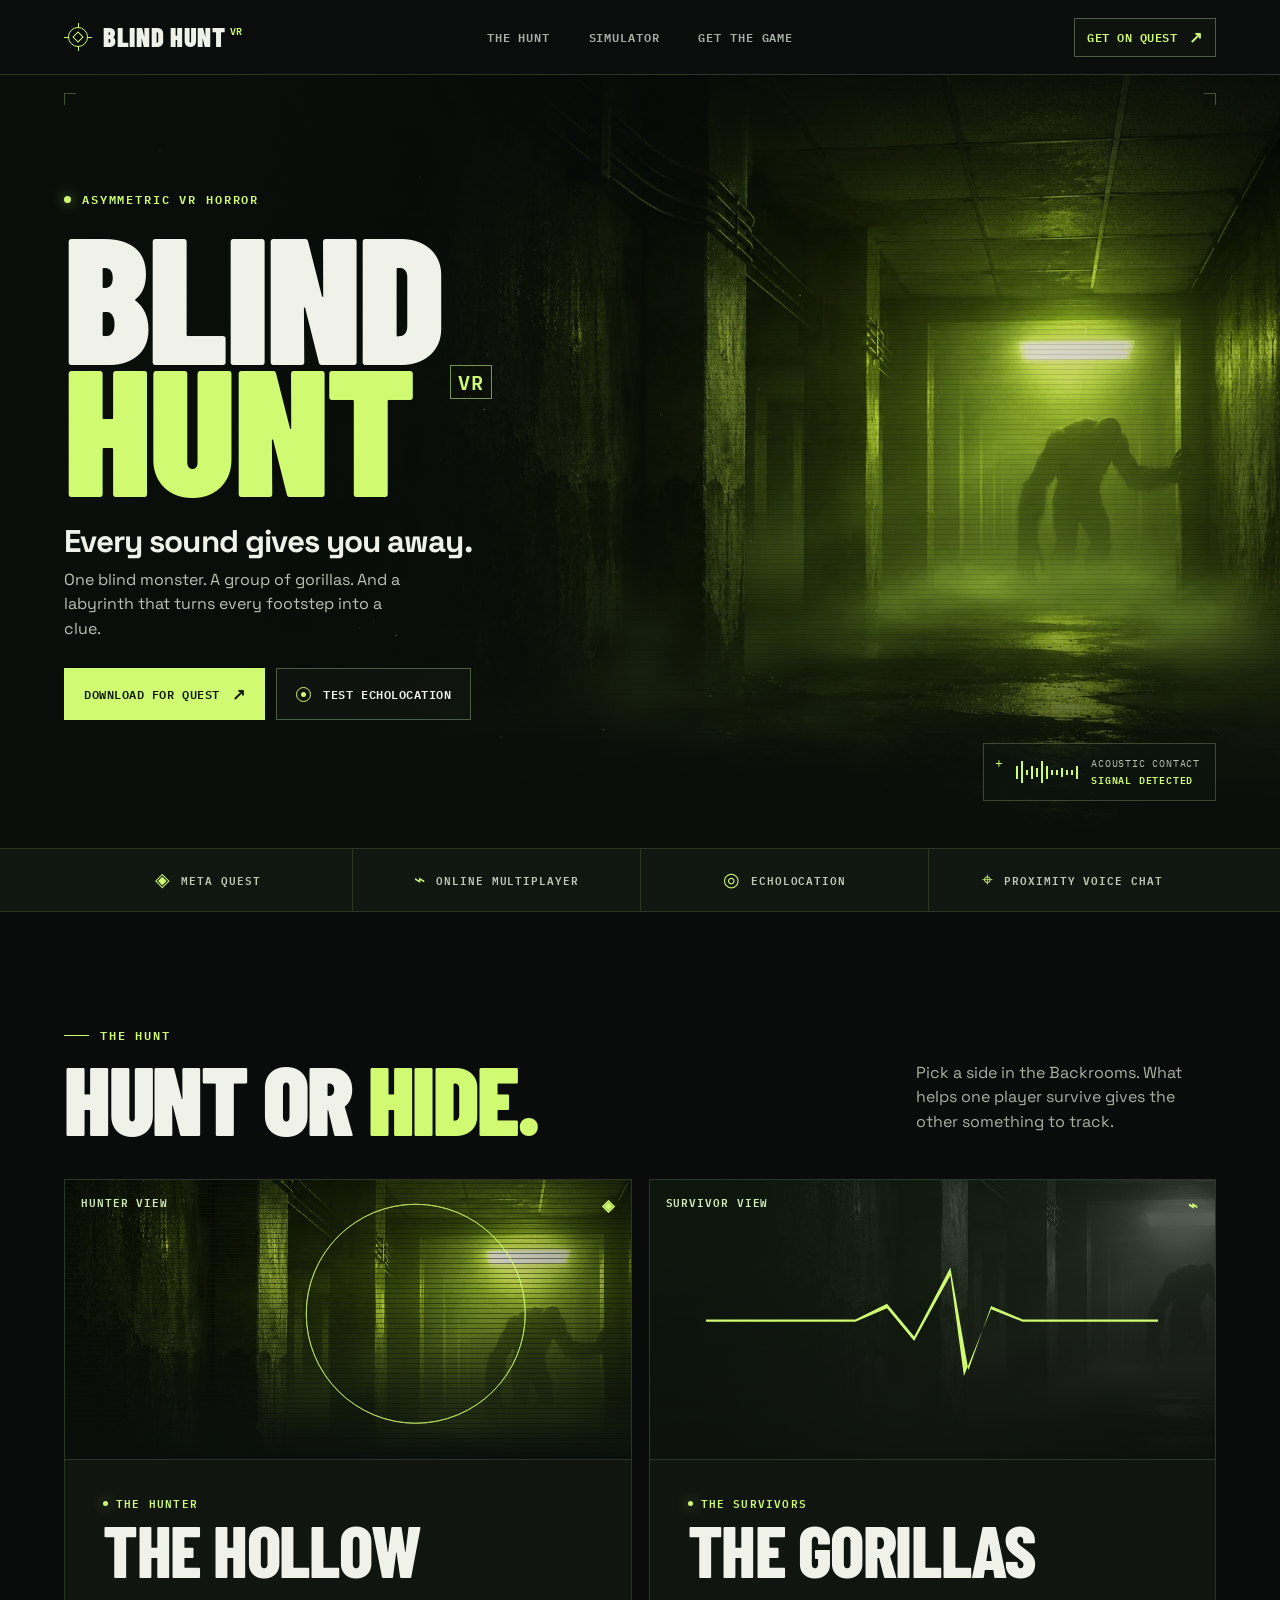
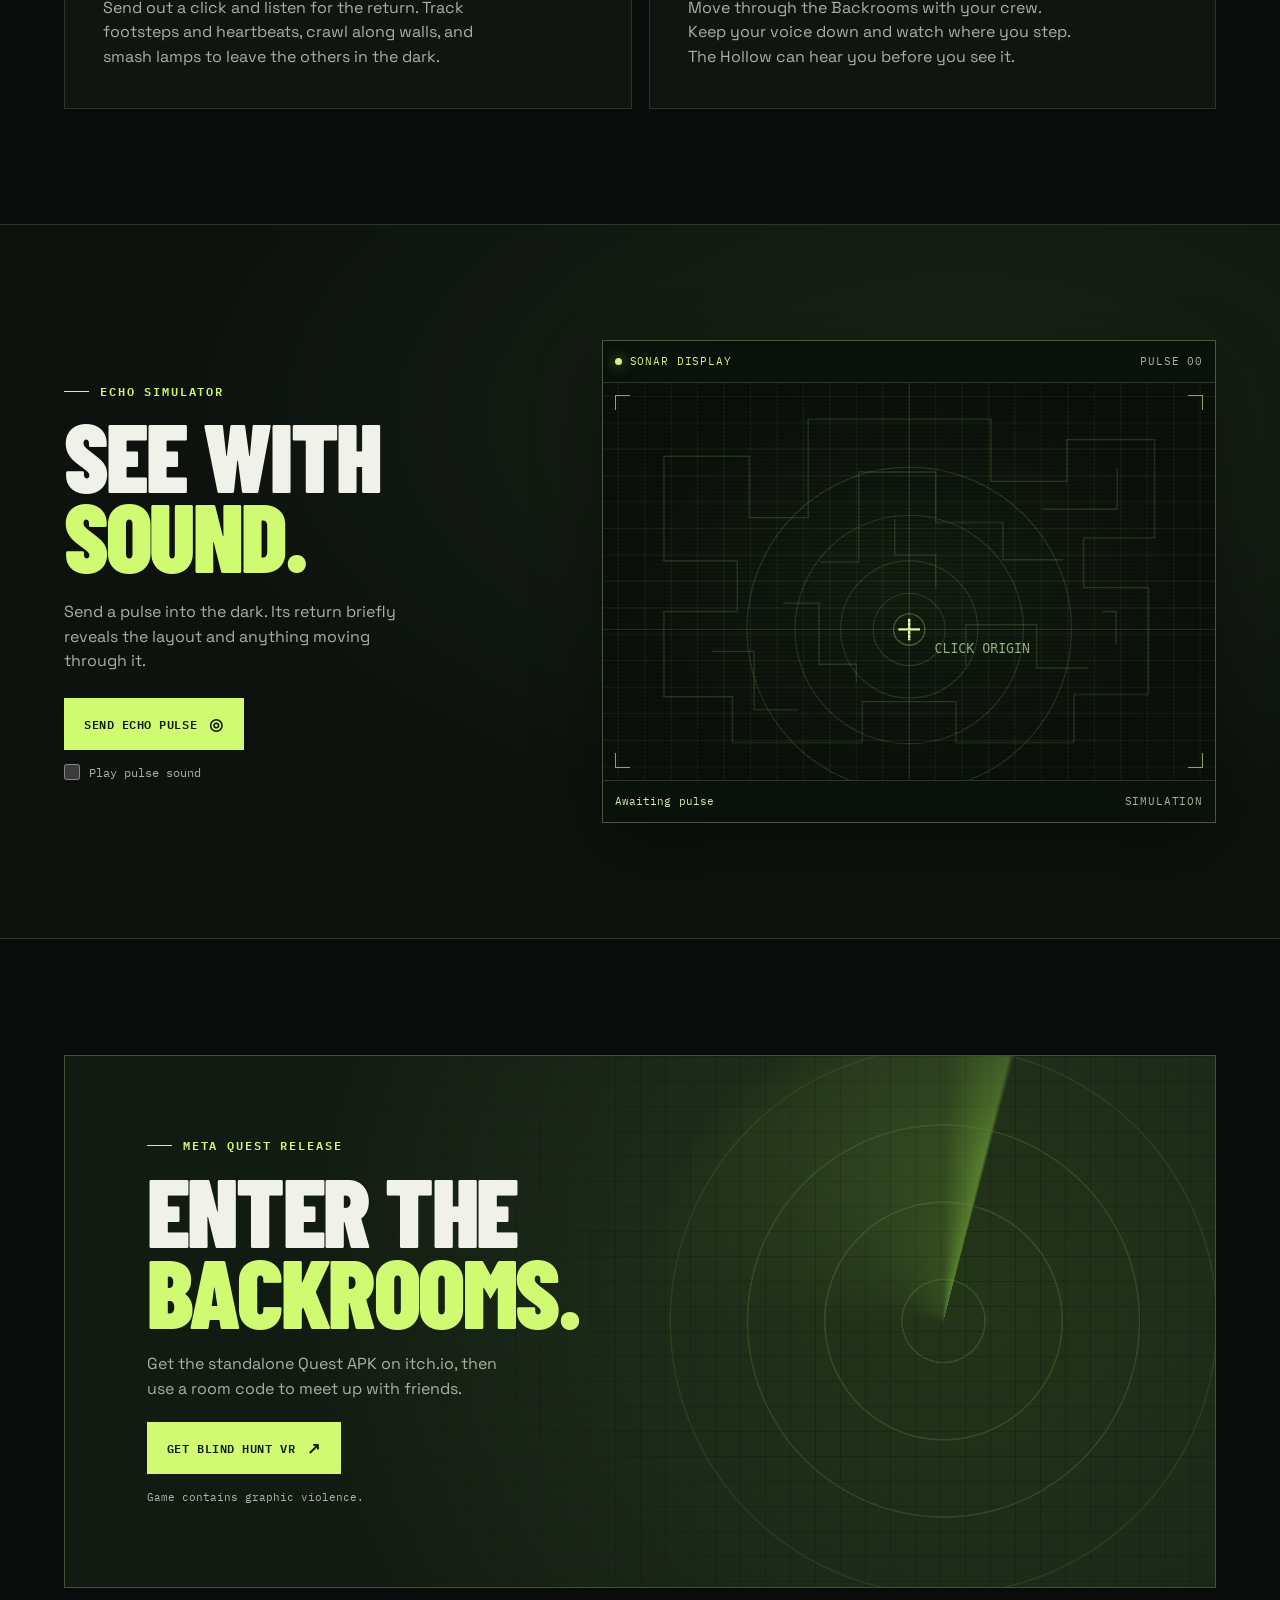
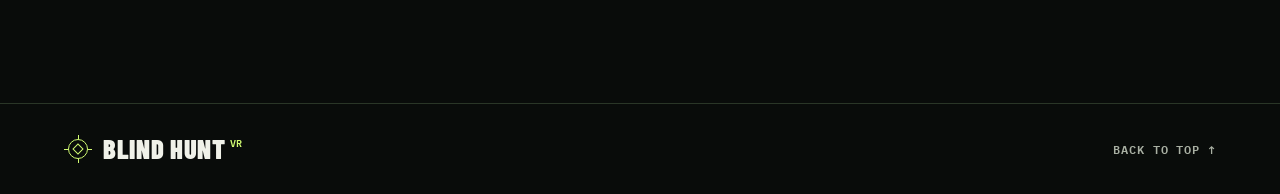
<file: public/index.html>
<!doctype html>
<html lang="en">
<head>
  <meta charset="utf-8">
  <meta name="viewport" content="width=device-width, initial-scale=1">
  <meta name="theme-color" content="#090c0a">
  <meta name="description" content="Blind Hunt VR is an asymmetrical multiplayer horror game for Meta Quest. Hunt by echolocation or stay quiet and survive the Backrooms.">
  <meta property="og:title" content="Blind Hunt VR | Every sound gives you away">
  <meta property="og:description" content="Play a blind monster that sees through sound, or make it out of the Backrooms as a gorilla.">
  <meta property="og:type" content="website">
  <title>Blind Hunt VR — Every sound gives you away</title>
  <link rel="icon" type="image/png" href="assets/icon.png">
  <link rel="preload" href="assets/display-900.woff2" as="font" type="font/woff2" crossorigin>
  <link rel="stylesheet" href="style.css">
  <script type="module" src="main.js"></script>
</head>
<body>
  <a class="skip" href="#main">Skip to content</a>
  <header class="site-header" id="top">
    <div class="shell header-inner">
      <a class="brand" href="#top" aria-label="Blind Hunt VR home">
        <span class="brand-mark" aria-hidden="true"><i></i></span>
        <span>BLIND HUNT<span class="brand-vr">VR</span></span>
      </a>
      <button class="menu-toggle" type="button" aria-controls="navigation" aria-expanded="false" hidden>Menu <span aria-hidden="true">+</span></button>
      <nav id="navigation" class="navigation" aria-label="Main navigation">
        <a href="#hunt">The Hunt</a>
        <a href="#signal">Simulator</a>
        <a href="#download">Get the Game</a>
      </nav>
      <a class="button button-outline header-download" href="https://sxenolith-del.itch.io/blind-hunt-vr2">Get on Quest <span aria-hidden="true">↗</span></a>
    </div>
  </header>

  <main id="main">
    <section class="hero" aria-labelledby="hero-title">
      <div class="hero-image" aria-hidden="true">
        <img src="assets/backrooms.webp" alt="" width="1536" height="1024" fetchpriority="high">
      </div>
      <div class="hero-shade" aria-hidden="true"></div>
      <canvas id="ambient" class="ambient" aria-hidden="true"></canvas>
      <div class="hero-scan" aria-hidden="true"></div>
      <div class="shell hero-inner">
        <div class="hero-copy">
          <p class="eyebrow hero-kicker"><span class="status-light"></span> ASYMMETRIC VR HORROR</p>
          <h1 id="hero-title"><span>BLIND</span><span class="acid">HUNT<span class="hero-vr">VR</span></span></h1>
          <p class="hero-tagline">Every sound gives you away.</p>
          <p class="hero-description">One blind monster. A group of gorillas. And a labyrinth that turns every footstep into a clue.</p>
          <div class="hero-actions">
            <a class="button button-primary" href="https://sxenolith-del.itch.io/blind-hunt-vr2">Download for Quest <span aria-hidden="true">↗</span></a>
            <a class="button button-outline" href="#signal"><span class="mini-radar" aria-hidden="true"></span> Test Echolocation</a>
          </div>
        </div>
        <div class="hero-instrument" aria-hidden="true">
          <span class="instrument-cross">+</span>
          <div class="waveform"><i></i><i></i><i></i><i></i><i></i><i></i><i></i><i></i><i></i><i></i><i></i><i></i><i></i></div>
          <div><span>ACOUSTIC CONTACT</span><strong id="contact-readout">SIGNAL DETECTED</strong></div>
        </div>
      </div>
      <div class="hero-corners shell" aria-hidden="true"><span></span><span></span></div>
    </section>

    <div class="spec-band" aria-label="Game features">
      <div class="shell spec-grid">
        <span><b aria-hidden="true">◈</b> META QUEST</span>
        <span><b aria-hidden="true">⌁</b> ONLINE MULTIPLAYER</span>
        <span><b aria-hidden="true">◎</b> ECHOLOCATION</span>
        <span><b aria-hidden="true">⌖</b> PROXIMITY VOICE CHAT</span>
      </div>
    </div>

    <section class="shell section hunt" id="hunt" aria-labelledby="hunt-title">
      <div class="section-heading reveal">
        <div>
          <p class="eyebrow"><span class="rule"></span> THE HUNT</p>
          <h2 id="hunt-title">HUNT OR <em>HIDE.</em></h2>
        </div>
        <p>Pick a side in the Backrooms. What helps one player survive gives the other something to track.</p>
      </div>
      <div class="roles">
        <article class="role-card role-hunter reveal">
          <div class="role-art" aria-hidden="true">
            <div class="role-scope"><i></i><i></i><i></i><i></i></div>
            <div class="role-coords">HUNTER VIEW <span>◈</span></div>
          </div>
          <div class="role-copy">
            <span class="role-label"><span class="status-light"></span> THE HUNTER</span>
            <h3>THE HOLLOW</h3>
            <p>Send out a click and listen for the return. Track footsteps and heartbeats, crawl along walls, and smash lamps to leave the others in the dark.</p>
          </div>
        </article>
        <article class="role-card role-runner reveal">
          <div class="role-art" aria-hidden="true">
            <div class="role-coords">SURVIVOR VIEW <span>⌁</span></div>
            <div class="heartbeat"><span></span></div>
          </div>
          <div class="role-copy">
            <span class="role-label"><span class="status-light"></span> THE SURVIVORS</span>
            <h3>THE GORILLAS</h3>
            <p>Move through the Backrooms with your crew. Keep your voice down and watch where you step. The Hollow can hear you before you see it.</p>
          </div>
        </article>
      </div>
    </section>

    <section class="signal-section" id="signal" aria-labelledby="signal-title">
      <div class="shell section signal-grid">
        <div class="signal-copy reveal">
          <p class="eyebrow"><span class="rule"></span> ECHO SIMULATOR</p>
          <h2 id="signal-title">SEE WITH <em>SOUND.</em></h2>
          <p>Send a pulse into the dark. Its return briefly reveals the layout and anything moving through it.</p>
          <button class="button button-primary" id="ping" type="button" disabled>Send Echo Pulse <span aria-hidden="true">◎</span></button>
          <label class="sound-toggle"><input type="checkbox" id="pulse-audio" disabled> <span>Play pulse sound</span></label>
          <noscript><p>Enable JavaScript to use the echo simulator.</p></noscript>
        </div>

        <div class="scanner reveal">
          <div class="scanner-top">
            <span><i class="status-light"></i> SONAR DISPLAY</span>
            <span class="scan-count" id="scan-count">PULSE 00</span>
          </div>
          <div class="scanner-screen">
            <canvas id="radar" aria-hidden="true"></canvas>
            <span class="scanner-corner top-left"></span><span class="scanner-corner top-right"></span>
            <span class="scanner-corner bottom-left"></span><span class="scanner-corner bottom-right"></span>
          </div>
          <div class="scanner-bottom">
            <span id="scan-status" role="status" aria-live="polite">Awaiting pulse</span>
            <span>SIMULATION</span>
          </div>
        </div>
      </div>
    </section>

    <section class="shell section download-section reveal" id="download" aria-labelledby="download-title">
      <div class="download-card">
        <div class="download-grid" aria-hidden="true"></div>
        <div class="download-orbit" aria-hidden="true"></div>
        <div class="download-copy">
          <p class="eyebrow"><span class="rule"></span> META QUEST RELEASE</p>
          <h2 id="download-title">ENTER THE <em>BACKROOMS.</em></h2>
          <p>Get the standalone Quest APK on itch.io, then use a room code to meet up with friends.</p>
          <a class="button button-primary" href="https://sxenolith-del.itch.io/blind-hunt-vr2">Get Blind Hunt VR <span aria-hidden="true">↗</span></a>
          <small>Game contains graphic violence.</small>
        </div>
      </div>
    </section>
  </main>

  <footer class="site-footer">
    <div class="shell footer-inner">
      <a class="brand" href="#top" aria-label="Blind Hunt VR home">
        <span class="brand-mark" aria-hidden="true"><i></i></span>
        <span>BLIND HUNT<span class="brand-vr">VR</span></span>
      </a>
      <a class="back-top" href="#top">Back to top ↑</a>
    </div>
  </footer>
</body>
</html>
</file>
<file: public/style.css>
@font-face { font-family: Barlow; src: url(assets/display-800.woff2) format("woff2"); font-style: normal; font-weight: 800; font-display: swap; }
@font-face { font-family: Barlow; src: url(assets/display-900.woff2) format("woff2"); font-style: normal; font-weight: 900; font-display: swap; }
@font-face { font-family: Space; src: url(assets/body.woff2) format("woff2"); font-style: normal; font-weight: 400 700; font-display: swap; }
@font-face { font-family: Plex; src: url(assets/mono-400.woff2) format("woff2"); font-style: normal; font-weight: 400; font-display: swap; }
@font-face { font-family: Plex; src: url(assets/mono-600.woff2) format("woff2"); font-style: normal; font-weight: 600; font-display: swap; }

:root {
  color-scheme: dark;
  --background: #090c0a;
  --panel: #101510;
  --text: #f0f2e9;
  --muted: #a9b0a3;
  --lime: #d0fa72;
  --line: #2a3627;
  --display: Barlow, "Arial Narrow", Impact, sans-serif;
  --body: Space, "Segoe UI", sans-serif;
  --mono: Plex, ui-monospace, monospace;
  --shell: min(100% - clamp(36px, 10vw, 160px), 1240px);
}

*, *::before, *::after { box-sizing: border-box; }
html { scroll-behavior: smooth; }
body { margin: 0; background: var(--background); color: var(--text); font: 400 16px/1.55 var(--body); }
a { color: inherit; text-decoration: none; }
button { font: inherit; }
img { display: block; max-width: 100%; }
p, h1, h2, h3 { margin: 0; }
h1, h2, h3 { font-family: var(--display); font-weight: 900; }
h2 { font-size: clamp(3.9rem, 7.5vw, 7.8rem); letter-spacing: -.025em; line-height: .84; }
h2 em, .lost em { color: var(--lime); font-style: normal; }
:focus-visible { outline: 2px solid var(--lime); outline-offset: 5px; }
::selection { background: var(--lime); color: var(--background); }
[hidden] { display: none !important; }

.shell { width: var(--shell); margin-inline: auto; }
.section { padding-block: clamp(82px, 9vw, 140px); }
.eyebrow { display: flex; align-items: center; gap: 11px; color: var(--lime); font: 600 .75rem/1.35 var(--mono); letter-spacing: .155em; }
.rule { width: 25px; height: 1px; background: var(--lime); }
.skip { position: fixed; top: 10px; left: 10px; z-index: 20; transform: translateY(-160%); padding: .75rem 1rem; background: var(--lime); color: var(--background); }
.skip:focus { transform: translateY(0); }

.site-header { position: relative; z-index: 5; background: #0a0d0b; border-bottom: 1px solid var(--line); }
.header-inner { min-height: 74px; display: grid; grid-template-columns: 1fr auto 1fr; align-items: center; gap: 20px; }
.brand { display: inline-flex; align-items: center; gap: 11px; width: max-content; font: 900 1.65rem/.9 var(--display); letter-spacing: .025em; white-space: nowrap; }
.brand-vr { margin-left: 4px; color: var(--lime); font: 600 .65rem/1 var(--mono); vertical-align: top; }
.brand-mark { position: relative; width: 28px; aspect-ratio: 1; display: grid; place-items: center; color: var(--lime); background: linear-gradient(currentColor,currentColor) center / 100% 1px no-repeat, linear-gradient(currentColor,currentColor) center / 1px 100% no-repeat; }
.brand-mark::before { content: ""; position: absolute; inset: 4px; border: 1px solid currentColor; border-radius: 50%; background: var(--background); }
.brand-mark i { z-index: 1; width: 8px; height: 8px; border: 1px solid currentColor; transform: rotate(45deg); }
.navigation { display: flex; align-items: center; gap: clamp(22px, 3vw, 46px); }
.navigation a, .menu-toggle, .back-top { color: var(--muted); font: 600 .72rem/1.4 var(--mono); letter-spacing: .08em; text-transform: uppercase; transition: color .2s; }
.navigation a:hover, .back-top:hover { color: var(--lime); }
.header-download { justify-self: end; }
.menu-toggle { background: transparent; border: 1px solid var(--line); padding: 10px 13px; cursor: pointer; }
.menu-toggle span { color: var(--lime); margin-left: 4px; }

.button {
  position: relative;
  display: inline-flex;
  align-items: center;
  justify-content: center;
  gap: 12px;
  min-height: 52px;
  width: fit-content;
  padding: 0 19px;
  border: 1px solid var(--line);
  font: 600 .75rem/1.35 var(--mono);
  letter-spacing: .045em;
  text-transform: uppercase;
  white-space: nowrap;
  cursor: pointer;
  transition: background .2s, border-color .2s, color .2s, box-shadow .25s, transform .25s;
}
.button span[aria-hidden] { font-size: 1rem; line-height: 1; }
.button-primary { border-color: var(--lime); background: var(--lime); color: #121a0a; }
.button-primary:hover { transform: translateY(-2px); background: #e2ff9e; box-shadow: 0 7px 28px #aff25b36; }
.button-outline { background: #101610b0; color: var(--text); border-color: #4d5d45; }
.button-outline:hover { border-color: var(--lime); background: #29351d; color: var(--lime); }
.header-download { min-height: 39px; color: var(--lime); padding-inline: 12px; }
.button:disabled { cursor: default; filter: saturate(.4); }
.button[aria-disabled="true"] { cursor: progress; }
.mini-radar { width: 15px; height: 15px; border: 1px solid var(--lime); border-radius: 50%; position: relative; }
.mini-radar::after { content: ""; position: absolute; inset: 4px; background: var(--lime); border-radius: 50%; }

.hero { isolation: isolate; position: relative; overflow: hidden; background: #0a100c; }
.hero-image, .hero-shade, .ambient, .hero-scan { position: absolute; inset: 0; pointer-events: none; }
.hero-image { left: 11%; overflow: hidden; background: radial-gradient(ellipse at 70% 39%, #45631f, #152014 47%, #0a100c 75%); }
.hero-image img {
  width: 100%; height: 100%; object-fit: cover; object-position: 58% 52%;
  scale: 1.04; translate: var(--art-x, 0px) var(--art-y, 0px); transition: translate .55s cubic-bezier(.2,.7,.2,1);
}
.hero-shade {
  background: linear-gradient(90deg, #090e0a 1%, #090e0af2 17%, #090e0aaf 39%, #0a100c16 68%, #080d0a40 100%),
    linear-gradient(0deg, #090e0a 0%, #090e0ac0 10%, transparent 33%, transparent 80%, #060a07a6 100%);
}
.ambient { width: 100%; height: 100%; }
.hero-scan { opacity: .24; background: repeating-linear-gradient(transparent 0 4px, #070d0788 4px 5px); }
.hero-scan::after { content: ""; position: absolute; inset: -17% 0 auto; height: 104px; border-bottom: 1px solid #b9f66f57; background: linear-gradient(transparent,#b9f66f23); animation: scan-drop 8s 1s linear infinite; }
.hero-inner {
  min-height: clamp(650px, calc(100svh - 127px), 790px);
  position: relative;
  display: flex;
  align-items: center;
  padding-block: 78px 90px;
}
.hero-copy { width: min(100%, 580px); animation: hero-enter .8s backwards; }
.hero-kicker { margin-bottom: 21px; }
.status-light { width: 7px; height: 7px; border-radius: 50%; background: var(--lime); display: inline-block; flex: none; box-shadow: 0 0 13px #b9f66fb3; animation: beacon 3.1s ease-in-out infinite; }
.hero h1 { display: grid; width: fit-content; font-size: clamp(7.3rem, 14.1vw, 12.2rem); line-height: .73; letter-spacing: -.015em; }
.hero h1 > span { display: block; }
.acid { position: relative; color: var(--lime); }
.hero-vr {
  position: absolute; top: .24em; left: calc(100% + .4em); padding: .3em .35em; color: var(--lime);
  border: 1px solid #78964d; font: 600 clamp(.75rem, 1.6vw, 1.25rem)/1 var(--mono); letter-spacing: .05em;
}
.hero-tagline { margin-top: 31px; font-weight: 700; font-size: clamp(1.35rem, 2.45vw, 2rem); line-height: 1.18; letter-spacing: -.03em; }
.hero-description { margin-top: 8px; max-width: 345px; color: #b9c2b4; font-size: clamp(.95rem, 1.25vw, 1.08rem); }
.hero-actions { display: flex; flex-wrap: wrap; gap: 11px; margin-top: 26px; }
.hero-actions .button { min-height: 52px; }
.hero-instrument {
  display: flex; align-items: center; gap: 13px; position: absolute; right: 0; bottom: 47px;
  padding: 13px 15px 13px 11px; border: 1px solid #81926d6b; background: #0d140ec2;
  font: 400 .62rem/1.5 var(--mono); letter-spacing: .08em; color: #b5c2ac;
}
.hero-instrument strong { display: block; color: var(--lime); font-weight: 600; }
.instrument-cross { align-self: start; color: var(--lime); font-size: .8rem; line-height: 1; }
.waveform { display: flex; align-items: center; gap: 3px; height: 25px; color: var(--lime); }
.waveform i { width: 2px; height: 5px; background: currentColor; animation: waveform 1.25s ease-in-out infinite alternate; }
.waveform i:nth-child(3n+1) { height: 13px; animation-delay: -.45s; }
.waveform i:nth-child(4n+2) { height: 22px; animation-delay: -.85s; }
.waveform i:nth-child(5n) { height: 9px; animation-delay: -.28s; }
.hero-corners { pointer-events: none; position: absolute; inset: 18px 0; display: flex; justify-content: space-between; color: #adce795c; }
.hero-corners span { width: 12px; height: 12px; border-top: 1px solid; border-left: 1px solid; }
.hero-corners span:last-child { transform: scaleX(-1); }

.spec-band { background: #101610; border-block: 1px solid var(--line); }
.spec-grid { display: grid; grid-template-columns: repeat(4, 1fr); }
.spec-grid span { min-height: 62px; padding: 8px; display: flex; align-items: center; justify-content: center; gap: 10px; color: #becab6; font: 600 .7rem/1.35 var(--mono); text-align: center; letter-spacing: .085em; }
.spec-grid span + span { border-left: 1px solid var(--line); }
.spec-grid b { color: var(--lime); font: 400 1.17rem/1 sans-serif; }

.section-heading { display: flex; align-items: end; justify-content: space-between; gap: 28px; margin-bottom: 40px; }
.section-heading h2, .signal-copy h2, .download-copy h2 { margin-top: 15px; }
.section-heading > p { max-width: 300px; color: var(--muted); padding-bottom: 4px; }
.roles { display: grid; grid-template-columns: 1fr 1fr; gap: 17px; }
.role-card { position: relative; overflow: hidden; border: 1px solid var(--line); background: var(--panel); transition: border-color .3s; }
.role-card:hover { border-color: #657d52; }
.role-art { height: clamp(170px, 22vw, 280px); position: relative; overflow: hidden; border-bottom: 1px solid var(--line); background-color: #101a12; }
.role-art::before { content: ""; position: absolute; inset: 0; background: linear-gradient(0deg, #0a100c, transparent 60%), repeating-linear-gradient(0deg,#121b1180 0 1px,transparent 1px 5px); z-index: 1; }
.role-art::after { content: ""; position: absolute; inset: 0; opacity: .36; z-index: 1; background: radial-gradient(circle at center, transparent 10%, #060b08 80%); }
.role-hunter .role-art { background: #131b13 url(assets/backrooms.webp) 78% 44% / 155% auto no-repeat; }
.role-runner .role-art { background: #151b10 url(assets/backrooms.webp) 45% 61% / 140% auto no-repeat; background-blend-mode: luminosity; }
.role-runner .role-art::before { background: linear-gradient(0deg, #101510, #17261474), linear-gradient(90deg, #101b10b0, transparent); }
.role-coords { position: absolute; z-index: 3; inset: 15px 16px auto; display: flex; justify-content: space-between; font: 600 .67rem/1.3 var(--mono); color: #d1e9b9; letter-spacing: .085em; }
.role-coords span { color: var(--lime); font-size: 1rem; }
.role-copy { padding: clamp(21px, 3.5vw, 38px); }
.role-label { color: var(--lime); font: 600 .68rem/1 var(--mono); letter-spacing: .11em; display: flex; align-items: center; gap: 8px; }
.role-label .status-light { width: 5px; height: 5px; }
.role-copy h3 { font-weight: 800; font-size: clamp(2.8rem, 5.6vw, 5rem); line-height: 1; letter-spacing: -.02em; margin-top: 5px; }
.role-copy p { margin-top: 10px; color: var(--muted); max-width: 390px; }
.role-scope { position: absolute; z-index: 2; top: 48%; left: 62%; width: 39%; aspect-ratio: 1; transform: translate(-50%, -50%); }
.role-scope i { position: absolute; inset: 0; border: 1px solid #d0fa7264; border-radius: 50%; animation: scope 5s ease-out infinite; }
.role-scope i:nth-child(2) { animation-delay: -1.28s; }
.role-scope i:nth-child(3) { animation-delay: -2.56s; }
.role-scope i:nth-child(4) { animation-delay: -3.84s; }
.heartbeat { position: absolute; z-index: 2; inset: 5% 10%; display: grid; place-items: center; }
.heartbeat span {
  width: 100%; height: 45%; background: var(--lime);
  clip-path: polygon(0 50%, 33% 50%, 40% 36%, 46% 65%, 54% 4%, 58% 95%, 63% 38%, 70% 50%, 100% 50%, 100% 52%, 70% 52%, 63% 41%, 57% 100%, 54% 11%, 46% 69%, 40% 40%, 33% 52%, 0 52%);
  animation: heartbeat 3.4s ease-in-out infinite;
}

.signal-section { border-block: 1px solid var(--line); background: radial-gradient(ellipse at 75% 27%, #192416, #0d120e 57%); }
.signal-grid { display: grid; align-items: center; grid-template-columns: .75fr 1fr; gap: clamp(30px, 6vw, 100px); }
.signal-copy h2 { max-width: 450px; }
.signal-copy p:not(.eyebrow) { color: var(--muted); margin: 24px 0; max-width: 335px; }
.sound-toggle { display: flex; align-items: center; gap: 9px; color: var(--muted); margin-top: 14px; font: 400 .73rem/1.3 var(--mono); width: fit-content; cursor: pointer; }
.sound-toggle input { width: 16px; height: 16px; margin: 0; accent-color: var(--lime); }
.scanner { border: 1px solid #47583e; background: #0a100a; box-shadow: 0 24px 65px #0005; }
.scanner-top, .scanner-bottom { min-height: 42px; display: flex; align-items: center; justify-content: space-between; gap: 8px; padding: 8px 12px; color: #a7b39b; font: 400 .66rem/1.4 var(--mono); letter-spacing: .08em; }
.scanner-top { border-bottom: 1px solid var(--line); }
.scanner-top > span:first-child { display: flex; align-items: center; gap: 8px; color: var(--lime); }
.scanner-bottom { border-top: 1px solid var(--line); }
.scanner-bottom #scan-status { color: #cfebb3; letter-spacing: .01em; }
.scanner-screen { position: relative; height: clamp(260px, 31vw, 440px); background: radial-gradient(ellipse at center,#131e10,#0a100a 73%); }
.scanner-screen::after { position: absolute; content: ""; inset: 0; pointer-events: none; background: repeating-linear-gradient(transparent 0 3px,#0004 3px 4px); }
.scanner-screen canvas { display: block; width: 100%; height: 100%; }
.scanner-corner { position: absolute; z-index: 1; width: 15px; height: 15px; border: solid #89a563; border-width: 1px 0 0 1px; }
.top-left { left: 12px; top: 12px; }
.top-right { top: 12px; right: 12px; transform: scaleX(-1); }
.bottom-left { bottom: 12px; left: 12px; transform: scaleY(-1); }
.bottom-right { bottom: 12px; right: 12px; transform: scale(-1); }

.download-card { position: relative; isolation: isolate; overflow: hidden; border: 1px solid #435138; background: #121b11; }
.download-copy { position: relative; padding: clamp(28px, 6.4vw, 91px); }
.download-copy h2 { font-size: clamp(3.6rem, 7.6vw, 7.6rem); }
.download-copy h2 em { display: block; }
.download-copy p:not(.eyebrow) { color: var(--muted); margin: 20px 0; max-width: 360px; }
.download-copy small { display: block; font: 400 .68rem/1.5 var(--mono); color: #abb5a5; margin-top: 15px; }
.download-grid {
  position: absolute; inset: 0; opacity: .45;
  background: linear-gradient(90deg, #131d126a 1px, transparent 1px), linear-gradient(#131d126a 1px, transparent 1px),
    radial-gradient(circle at 78% 42%, #65983879, #293d23 37%, #131b11 71%);
  background-size: 25px 25px, 25px 25px, auto;
}
.download-orbit {
  position: absolute; width: min(65%, 635px); aspect-ratio: 1; top: 50%; right: -4%; border-radius: 50%;
  translate: 0 -50%; opacity: .45;
  background: repeating-radial-gradient(circle at center, transparent 0 9%, #c8fc7048 9.15% 9.35%, transparent 9.5% 17.2%), conic-gradient(from 15deg, transparent 70%, #b8fa5348 96%, #a9f350db 99.7%, transparent 100%);
  animation: orbit 18s linear infinite;
  mask-image: radial-gradient(circle,#000 37%,#000a 60%,transparent 70%);
}
.site-footer { border-top: 1px solid var(--line); }
.footer-inner { min-height: 90px; display: flex; align-items: center; justify-content: space-between; gap: 18px; }
.lost { min-height: 100svh; display: grid; gap: 30px; justify-content: start; align-content: center; }
.lost h1 { font-size: clamp(4rem, 13vw, 10rem); line-height: .82; }

.reveal-ready .reveal { opacity: 0; translate: 0 24px; }
.reveal-ready .reveal.is-visible { opacity: 1; translate: 0; transition: opacity .66s ease, translate .66s cubic-bezier(.2,.65,.3,1), border-color .3s; }
.reveal-ready .roles > :nth-child(2), .reveal-ready .scanner { transition-delay: .1s; }
@keyframes hero-enter { from { opacity: 0; translate: 0 15px; } to { opacity: 1; translate: 0 0; } }
@keyframes scan-drop { 0% { top: -17%; opacity: 0; } 6% { opacity: 1; } 82% { opacity: .75; } 100% { top: 100%; opacity: 0; } }
@keyframes beacon { 0%, 100% { opacity: 1; } 52% { opacity: .54; } }
@keyframes waveform { 0% { scale: 1 .38; } 100% { scale: 1 1; } }
@keyframes scope { from { scale: .14; opacity: .85; } to { scale: 1.38; opacity: 0; } }
@keyframes heartbeat { 0%, 69%, 100% { opacity: .46; scale: 1 .82; } 76% { opacity: .95; scale: 1 1.08; } 84% { opacity: .57; scale: 1 .91; } 91% { opacity: .82; scale: 1 1.04; } }
@keyframes orbit { to { rotate: 360deg; } }

@media (max-width: 910px) {
  .hero-shade { background: linear-gradient(90deg,#090e0a 3%,#090e0ae8 23%,#090e0a8c 49%,transparent 86%), linear-gradient(0deg,#090e0a,transparent 35%,transparent 85%,#050a07a0); }
  .hero-instrument { bottom: 26px; }
}
@media (max-width: 700px) {
  :root { --shell: calc(100% - 36px); }
  .header-inner { grid-template-columns: 1fr auto; min-height: 63px; }
  .header-download { display: none; }
  .menu-toggle { grid-column: 2; grid-row: 1; }
  .navigation { grid-column: 1/-1; gap: 0; flex-wrap: wrap; justify-content: space-between; padding-block: 0 15px; margin-top: -7px; }
  .navigation a { padding: 7px 2px; }
  .hero-inner { min-height: 662px; align-items: end; padding-block: 116px 54px; }
  .hero-image { left: 0; }
  .hero-image img { object-position: 85% 23%; }
  .hero-shade { background: linear-gradient(0deg,#080e09 0%,#090e0aee 16%,#090e0a94 43%,#090e0a0f 79%,#050a078f 100%), linear-gradient(90deg,#090e0ad0 0%,#090e0a40 60%,transparent 95%); }
  .hero h1 { font-size: clamp(6rem, 20.3vw, 9rem); }
  .hero-kicker { margin-bottom: 15px; }
  .hero-tagline { margin-top: 24px; }
  .hero-actions { margin-top: 21px; gap: 8px; }
  .hero-instrument { right: 0; top: 27px; bottom: auto; padding: 8px; gap: 8px; }
  .instrument-cross { display: none; }
  .hero-instrument .waveform { gap: 2px; }
  .spec-grid { grid-template-columns: 1fr 1fr; }
  .spec-grid span { padding-inline: 4px; min-height: 49px; font-size: .64rem; }
  .spec-grid span:nth-child(odd) { border-left: 0; }
  .spec-grid span:nth-child(n+3) { border-top: 1px solid var(--line); }
  .section-heading { display: block; margin-bottom: 26px; }
  .section-heading > p { margin-top: 17px; }
  .signal-grid { grid-template-columns: 1fr; }
}
@media (max-width: 560px) {
  .roles { grid-template-columns: 1fr; }
  .role-art { height: clamp(155px, 46vw, 240px); }
  .hero-actions .button { padding-inline: 11px; gap: 8px; font-size: .66rem; }
  .download-orbit { width: 95%; right: -39%; }
  .download-copy h2 { font-size: clamp(3rem, 12vw, 4.3rem); }
  .footer-inner { min-height: 76px; }
}
@media (max-width: 345px) {
  .hero-actions { display: grid; }
  .hero-actions .button { width: 100%; }
  .spec-grid span { font-size: .57rem; }
}
@media (prefers-reduced-motion: reduce) {
  html { scroll-behavior: auto; }
  *, *::before, *::after { animation-duration: .01ms !important; animation-iteration-count: 1 !important; transition-duration: .01ms !important; transition-delay: 0ms !important; }
  .reveal-ready .reveal { opacity: 1; translate: none; }
  .hero-scan::after, .role-scope { display: none; }
}
</file>
